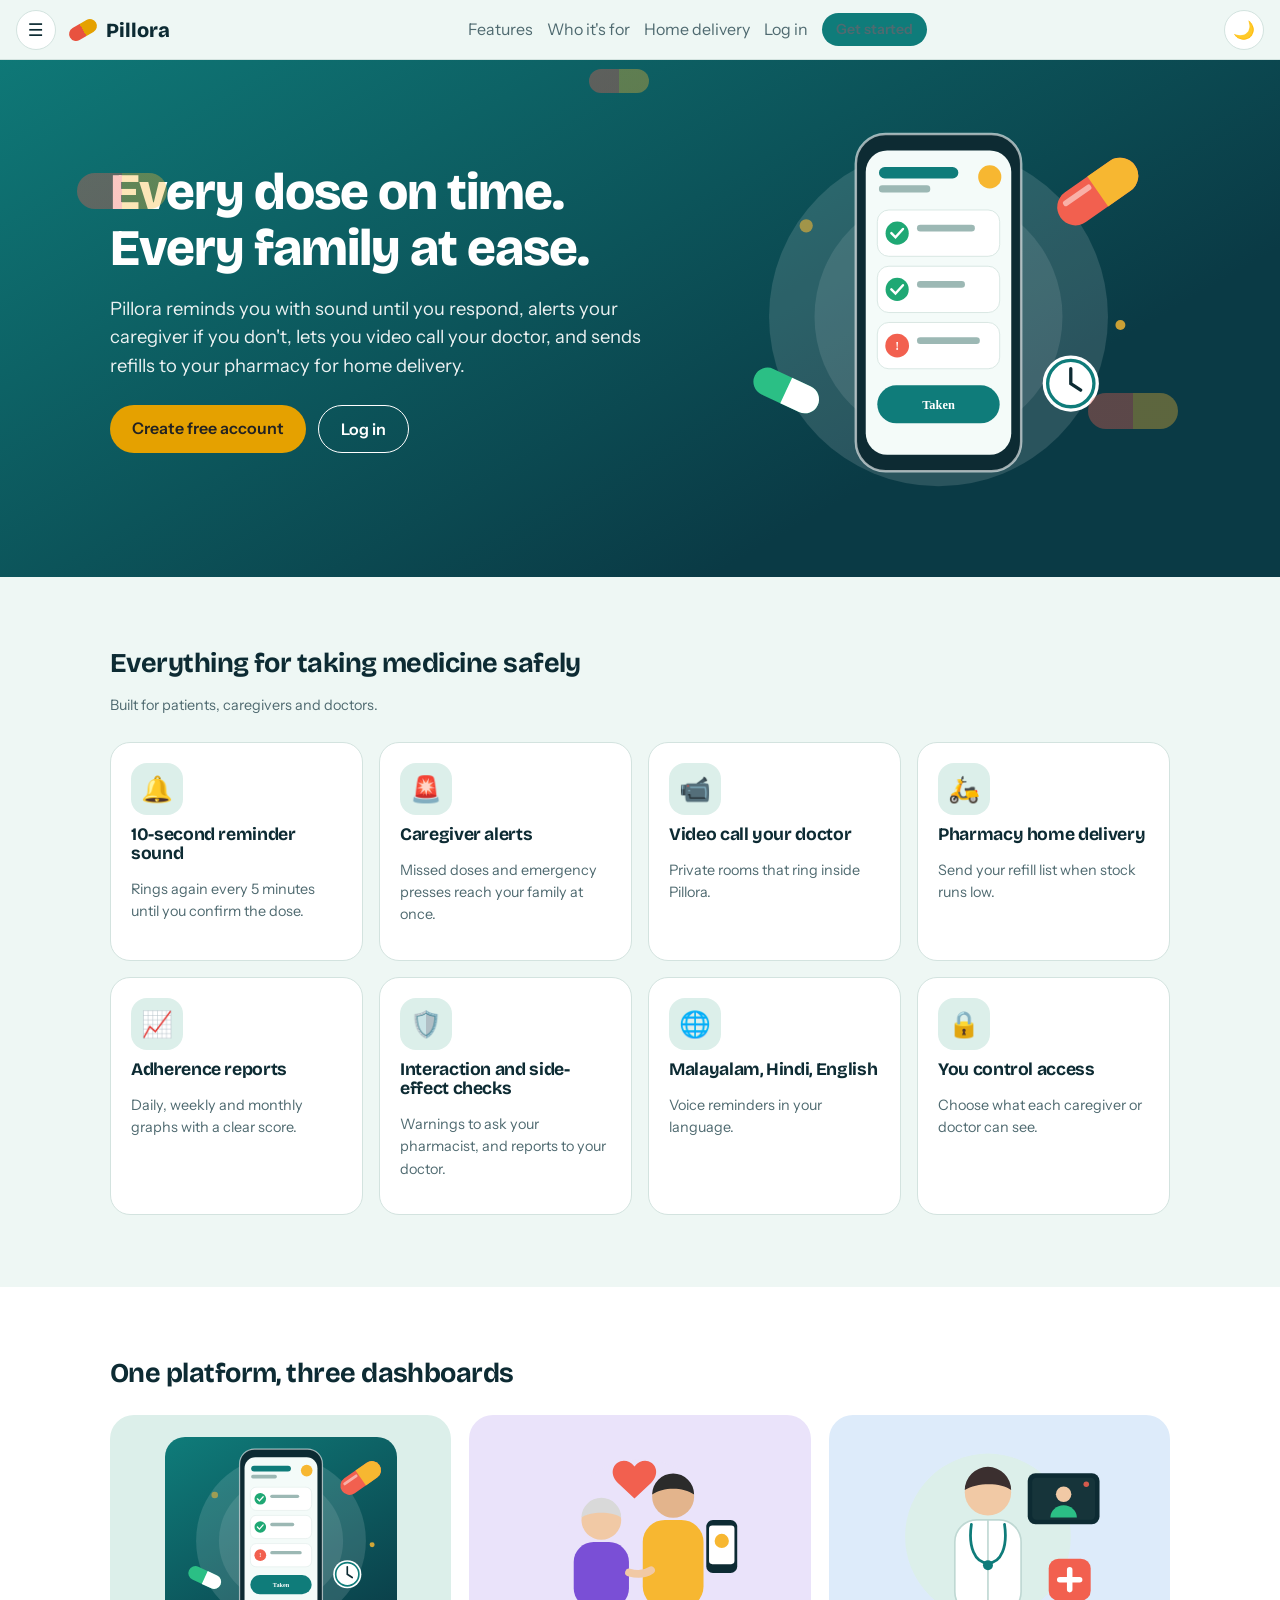
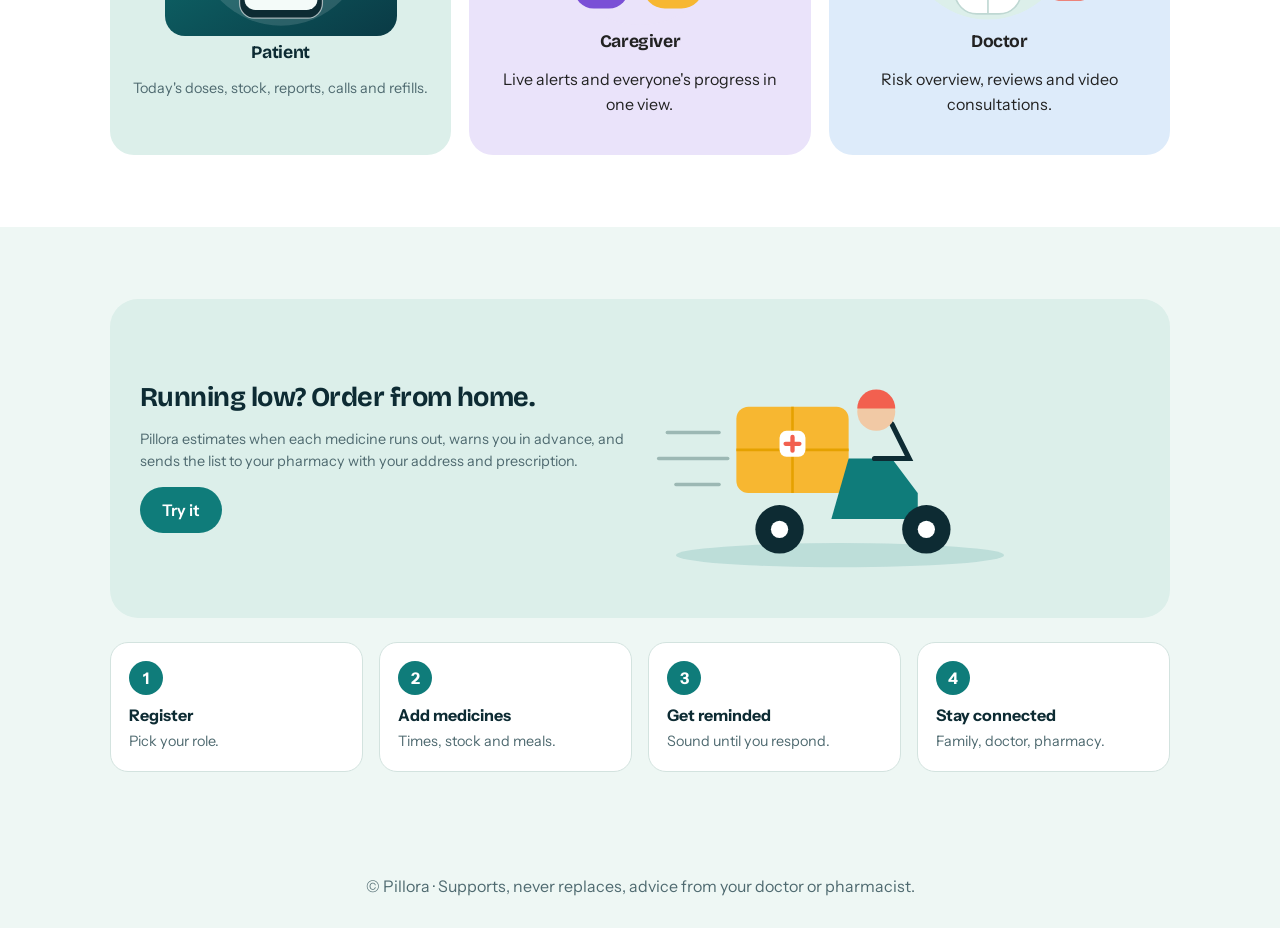
<file: index.html>
<!DOCTYPE html><html lang="en"><head><meta charset="utf-8"><meta name="viewport" content="width=device-width,initial-scale=1"><title>Pillora – Medication Adherence Platform</title><link href="https://fonts.googleapis.com/css2?family=Bricolage+Grotesque:wght@600;800&family=Instrument+Sans:wght@400;500;600&display=swap" rel="stylesheet"><link rel="stylesheet" href="css/style.css"></head>
<body class="land"><header class="top"><button class="ib" id="burger" aria-label="Menu">☰</button><a class="logo" href="index.html"><span class="cap"></span>Pillora</a>
<nav class="m"><a href="#features">Features</a><a href="#roles">Who it's for</a><a href="#delivery">Home delivery</a><a href="login.html">Log in</a><a class="btn sm" href="register.html">Get started</a></nav><button class="ib" id="theme" aria-label="Toggle light or dark" style="margin-left:auto"></button></header>
<section class="lhero"><span class="cp" style="--r:-20deg;left:6%;top:30%"></span><span class="cp" style="--r:30deg;right:8%;top:68%;animation-delay:-3s"></span><span class="cp" style="--r:10deg;left:46%;top:12%;animation-delay:-5s;width:60px;height:24px"></span>
<div class="w"><div><h1>Every dose on time.<br>Every family at ease.</h1><p>Pillora reminds you with sound until you respond, alerts your caregiver if you don't, lets you video call your doctor, and sends refills to your pharmacy for home delivery.</p><div class="btns" style="display:flex;gap:12px;flex-wrap:wrap;margin-top:24px"><a class="btn" href="register.html">Create free account</a><a class="btn alt" href="login.html" id="open">Log in</a></div></div><img src="assets/hero.svg" alt="Phone showing medicine reminders" style="width:100%;animation:float 6s ease-in-out infinite"></div></section>
<section id="features"><div class="w"><h2 class="rv">Everything for taking medicine safely</h2><p class="mute rv">Built for patients, caregivers and doctors.</p><div class="fg">
<div class="fc rv"><i>🔔</i><h3>10-second reminder sound</h3><p class="mute">Rings again every 5 minutes until you confirm the dose.</p></div>
<div class="fc rv"><i>🚨</i><h3>Caregiver alerts</h3><p class="mute">Missed doses and emergency presses reach your family at once.</p></div>
<div class="fc rv"><i>📹</i><h3>Video call your doctor</h3><p class="mute">Private rooms that ring inside Pillora.</p></div>
<div class="fc rv"><i>🛵</i><h3>Pharmacy home delivery</h3><p class="mute">Send your refill list when stock runs low.</p></div>
<div class="fc rv"><i>📈</i><h3>Adherence reports</h3><p class="mute">Daily, weekly and monthly graphs with a clear score.</p></div>
<div class="fc rv"><i>🛡️</i><h3>Interaction and side-effect checks</h3><p class="mute">Warnings to ask your pharmacist, and reports to your doctor.</p></div>
<div class="fc rv"><i>🌐</i><h3>Malayalam, Hindi, English</h3><p class="mute">Voice reminders in your language.</p></div>
<div class="fc rv"><i>🔒</i><h3>You control access</h3><p class="mute">Choose what each caregiver or doctor can see.</p></div></div></div></section>
<section id="roles" style="background:var(--surf)"><div class="w"><h2 class="rv">One platform, three dashboards</h2><div class="roles">
<div class="rc rv"><img src="assets/hero.svg" alt="" style="background:linear-gradient(150deg,#0F7C7A,#0A3A45);border-radius:20px"><h3>Patient</h3><p class="mute">Today's doses, stock, reports, calls and refills.</p></div>
<div class="rc rv" style="background:#EAE3FA;color:#222"><img src="assets/caregiver.svg" alt=""><h3>Caregiver</h3><p>Live alerts and everyone's progress in one view.</p></div>
<div class="rc rv" style="background:#DDEBFA;color:#222"><img src="assets/doctor.svg" alt=""><h3>Doctor</h3><p>Risk overview, reviews and video consultations.</p></div></div></div></section>
<section id="delivery"><div class="w"><div class="band rv"><div><h2>Running low? Order from home.</h2><p class="mute">Pillora estimates when each medicine runs out, warns you in advance, and sends the list to your pharmacy with your address and prescription.</p><a class="btn" href="register.html">Try it</a></div><img src="assets/delivery.svg" alt=""></div>
<div class="steps"><div class="rv"><b>Register</b><br><span class="mute">Pick your role.</span></div><div class="rv"><b>Add medicines</b><br><span class="mute">Times, stock and meals.</span></div><div class="rv"><b>Get reminded</b><br><span class="mute">Sound until you respond.</span></div><div class="rv"><b>Stay connected</b><br><span class="mute">Family, doctor, pharmacy.</span></div></div></div></section>
<footer style="padding:30px 20px;text-align:center;color:var(--mute)">© Pillora · Supports, never replaces, advice from your doctor or pharmacist.</footer>
<script src="js/common.js"></script><script>
if(sess()&&users()[sess()]){$('#open').textContent='Open dashboard';$('#open').href='app.html'}
const io=new IntersectionObserver(e=>e.forEach(x=>x.isIntersecting&&x.target.classList.add('in')),{threshold:.15});$$('.rv').forEach(e=>io.observe(e));
$$('.top nav a').forEach(a=>a.addEventListener('click',()=>document.body.classList.remove('nav-open')));
</script></body></html>
</file>
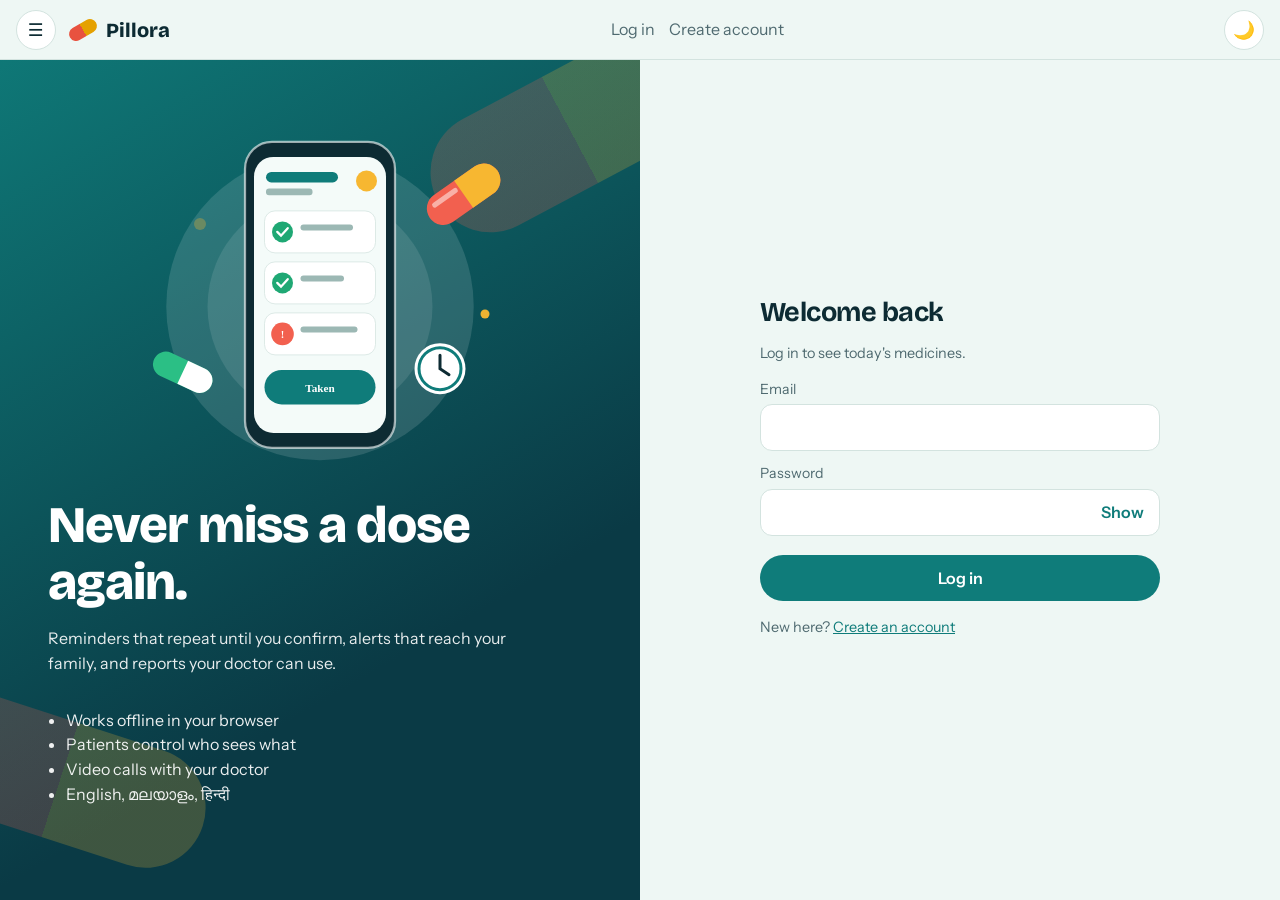
<file: app.html>
<!DOCTYPE html><html lang="en"><head><title>Pillora</title><meta charset="utf-8"><meta name="viewport" content="width=device-width,initial-scale=1"><link href="https://fonts.googleapis.com/css2?family=Bricolage+Grotesque:wght@600;800&family=Instrument+Sans:wght@400;500;600&display=swap" rel="stylesheet"><link rel="stylesheet" href="css/style.css"></head><body>
<header class="top"><button class="ib" id="burger" aria-label="Menu">☰</button><a class="logo" href="app.html"><span class="cap"></span>Pillora</a><span id="net" class="chip"></span><span class="sp"></span>
<select id="lang" aria-label="Language" style="width:auto"><option value="en">English</option><option value="ml">മലയാളം</option><option value="hi">हिन्दी</option></select><button class="ib" id="theme" aria-label="Toggle light or dark"></button></header>
<aside id="side"></aside><main id="main"></main><div id="toasts" aria-live="polite"></div>
<script src="js/common.js"></script><script src="js/app.js"></script><script src="js/features.js"></script></body></html>
</file>
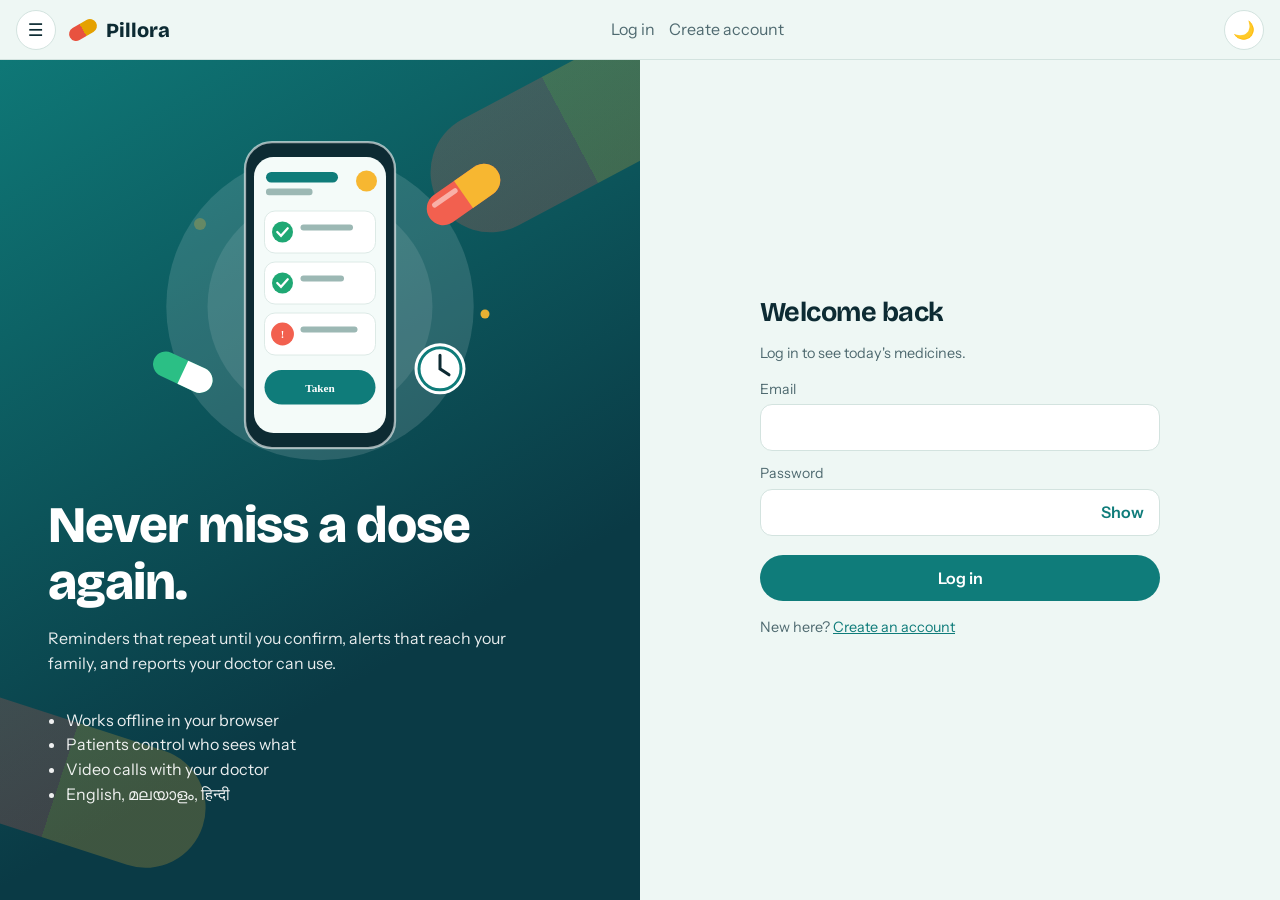
<file: login.html>
<!DOCTYPE html><html lang="en"><head><title>Log in · Pillora</title><meta charset="utf-8"><meta name="viewport" content="width=device-width,initial-scale=1"><link href="https://fonts.googleapis.com/css2?family=Bricolage+Grotesque:wght@600;800&family=Instrument+Sans:wght@400;500;600&display=swap" rel="stylesheet"><link rel="stylesheet" href="css/style.css"></head><body><header class="top"><button class="ib" id="burger" aria-label="Menu">☰</button><a class="logo" href="index.html"><span class="cap"></span>Pillora</a><nav class="m"><a href="login.html">Log in</a><a href="register.html">Create account</a></nav><button class="ib" id="theme" aria-label="Toggle light or dark" style="margin-left:auto"></button></header><div class="auth"><section class="art"><img class="artimg" src="assets/hero.svg" alt=""><h1>Never miss a dose again.</h1><p>Reminders that repeat until you confirm, alerts that reach your family, and reports your doctor can use.</p><ul><li>Works offline in your browser</li><li>Patients control who sees what</li><li>Video calls with your doctor</li><li>English, മലയാളം, हिन्दी</li></ul></section>
<div class="formside"><form id="f" novalidate><h2>Welcome back</h2><p class="mute">Log in to see today's medicines.</p>
<label for="e">Email</label><input id="e" type="email" autocomplete="email" required>
<label for="p">Password</label><div class="pw"><input id="p" type="password" autocomplete="current-password" required><button type="button" aria-label="Show or hide password">Show</button></div>
<div class="err" id="er" role="alert"></div><button class="btn full">Log in</button><p class="mute">New here? <a href="register.html">Create an account</a></p></form></div></div>
<script src="js/common.js"></script><script>
if(sess()&&users()[sess()])location.replace('app.html');
$('#f').onsubmit=async ev=>{ev.preventDefault();const em=$('#e').value.trim().toLowerCase(),u=users()[em];
 if(!u||u.h!==await hash($('#p').value,u.salt)){$('#er').textContent='Email or password is incorrect.';return}
 localStorage.dc_session=em;location.href='app.html'};
</script></body></html>
</file>
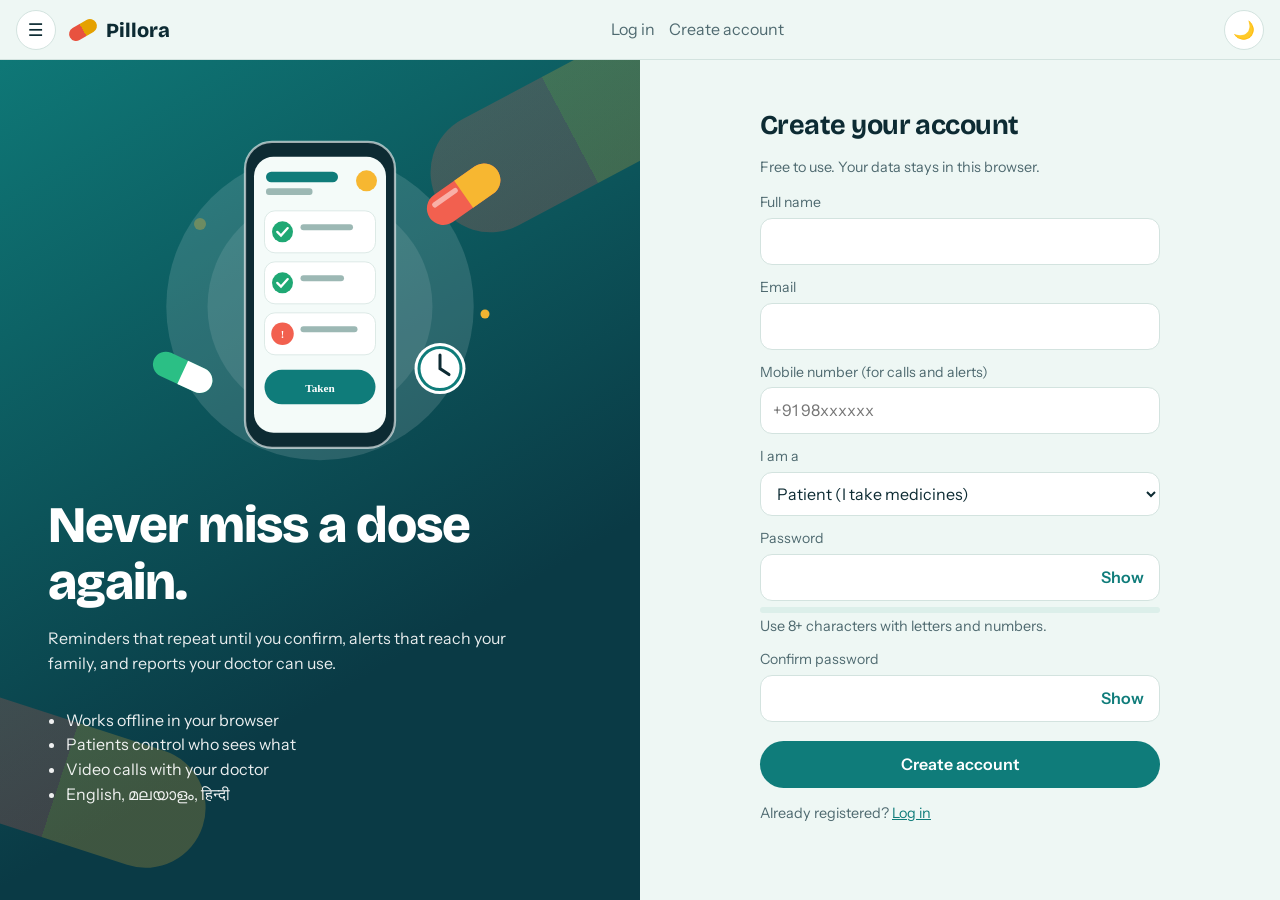
<file: register.html>
<!DOCTYPE html><html lang="en"><head><title>Create account · Pillora</title><meta charset="utf-8"><meta name="viewport" content="width=device-width,initial-scale=1"><link href="https://fonts.googleapis.com/css2?family=Bricolage+Grotesque:wght@600;800&family=Instrument+Sans:wght@400;500;600&display=swap" rel="stylesheet"><link rel="stylesheet" href="css/style.css"></head><body><header class="top"><button class="ib" id="burger" aria-label="Menu">☰</button><a class="logo" href="index.html"><span class="cap"></span>Pillora</a><nav class="m"><a href="login.html">Log in</a><a href="register.html">Create account</a></nav><button class="ib" id="theme" aria-label="Toggle light or dark" style="margin-left:auto"></button></header><div class="auth"><section class="art"><img class="artimg" src="assets/hero.svg" alt=""><h1>Never miss a dose again.</h1><p>Reminders that repeat until you confirm, alerts that reach your family, and reports your doctor can use.</p><ul><li>Works offline in your browser</li><li>Patients control who sees what</li><li>Video calls with your doctor</li><li>English, മലയാളം, हिन्दी</li></ul></section>
<div class="formside"><form id="f" novalidate><h2>Create your account</h2><p class="mute">Free to use. Your data stays in this browser.</p>
<label for="n">Full name</label><input id="n" autocomplete="name" required>
<label for="e">Email</label><input id="e" type="email" autocomplete="email" required>
<label for="ph">Mobile number (for calls and alerts)</label><input id="ph" type="tel" autocomplete="tel" placeholder="+91 98xxxxxx"><label for="r">I am a</label><select id="r"><option value="patient">Patient (I take medicines)</option><option value="caregiver">Caregiver (family member)</option><option value="doctor">Doctor</option><option value="pharmacist">Pharmacist</option></select>
<label for="p">Password</label><div class="pw"><input id="p" type="password" autocomplete="new-password" required><button type="button" aria-label="Show or hide password">Show</button></div>
<div class="strength"><b id="sb"></b></div><small class="mute" id="st">Use 8+ characters with letters and numbers.</small>
<label for="c">Confirm password</label><div class="pw"><input id="c" type="password" autocomplete="new-password" required><button type="button" aria-label="Show or hide confirm password">Show</button></div>
<div class="err" id="er" role="alert"></div><button class="btn full">Create account</button><p class="mute">Already registered? <a href="login.html">Log in</a></p></form></div></div>
<script src="js/common.js"></script><script>
$('#p').oninput=()=>{const v=$('#p').value;let s=0;if(v.length>=8)s++;if(/[a-z]/i.test(v)&&/\d/.test(v))s++;if(/[^a-z0-9]/i.test(v)||v.length>=12)s++;
 $('#sb').style.width=s*33.3+'%';$('#sb').style.background=['var(--coral)','var(--coral)','var(--sun)','var(--mint)'][s];$('#st').textContent=['Too weak','Weak','Good','Strong'][s]};
$('#f').onsubmit=async ev=>{ev.preventDefault();const em=$('#e').value.trim().toLowerCase(),p=$('#p').value,U=users(),er=m=>$('#er').textContent=m;
 if(!$('#n').value.trim())return er('Enter your name.');if(!/^\S+@\S+\.\S+$/.test(em))return er('Enter a valid email.');
 if(p.length<8||!/\d/.test(p)||!/[a-z]/i.test(p))return er('Password needs 8+ characters with letters and numbers.');
 if(p!==$('#c').value)return er('Passwords do not match.');if(U[em])return er('This email is already registered. Log in instead.');
 const salt=Math.random().toString(36).slice(2);U[em]={phone:$('#ph').value.trim(),name:$('#n').value.trim(),role:$('#r').value,salt,h:await hash(p,salt)};S('dc_users',U);localStorage.dc_session=em;location.href='app.html'};
</script></body></html>
</file>
<file: css/style.css>
:root{--bg:#EEF7F4;--surf:#fff;--ink:#0D2B33;--mute:#4F6A70;--line:#D3E3DF;--teal:#0F7C7A;--coral:#E8523F;--sun:#E5A100;--mint:#1FA874;--soft:#DCEFEA}
[data-theme=dark]{--bg:#0A1A1F;--surf:#10272D;--ink:#E6F3F0;--mute:#93B0B3;--line:#1F3F46;--teal:#3CC3BE;--coral:#FF7B6B;--sun:#FFC95C;--mint:#44D79C;--soft:#16343A}
*{box-sizing:border-box}html{scroll-behavior:smooth}
body{margin:0;background:var(--bg);color:var(--ink);font:16px/1.55 'Instrument Sans',system-ui,sans-serif;transition:background .3s,color .3s}
h1,h2,h3{font-family:'Bricolage Grotesque',system-ui,sans-serif;margin:0;line-height:1.1;letter-spacing:-.02em}
h1{font-size:clamp(2rem,4vw,3.2rem);font-weight:800}h2{font-size:1.7rem}h3{font-size:1.1rem}
button,input,select,textarea{font:inherit;color:inherit}button{cursor:pointer}a{color:var(--teal)}
:focus-visible{outline:3px solid var(--sun);outline-offset:2px}
.logo{font:800 1.25rem 'Bricolage Grotesque',sans-serif;display:flex;gap:8px;align-items:center;text-decoration:none;color:var(--ink)}
.cap{width:30px;height:14px;border-radius:9px;background:linear-gradient(90deg,var(--coral) 50%,var(--sun) 50%);transform:rotate(-30deg);display:inline-block}
.btn{border:0;border-radius:30px;padding:11px 22px;font-weight:600;background:var(--teal);color:#fff;text-decoration:none;display:inline-block}
[data-theme=dark] .btn{color:#06201f}.btn.alt{background:transparent;border:1.5px solid var(--teal);color:var(--teal)}
.btn.sm{padding:6px 14px;font-size:.88rem}.btn.red{background:var(--coral);color:#fff}.btn.full{width:100%}
.ib{border:1px solid var(--line);background:var(--surf);width:40px;height:40px;border-radius:50%;font-size:1.1rem}
input,select,textarea{width:100%;border:1.5px solid var(--line);background:var(--surf);border-radius:12px;padding:10px 12px}
input[type=checkbox]{width:auto;accent-color:var(--teal)}
label{display:block;font-size:.88rem;color:var(--mute);margin:12px 0 4px}
.pw{position:relative}.pw input{padding-right:70px}.pw button{position:absolute;right:6px;top:5px;border:0;background:transparent;color:var(--teal);font-weight:600;padding:6px 10px}
.card{background:var(--surf);border:1px solid var(--line);border-radius:20px;padding:20px;margin-bottom:16px}
.g2{display:grid;grid-template-columns:repeat(2,1fr);gap:16px}.g2>.card{margin:0}
.row{display:flex;gap:10px;align-items:center;flex-wrap:wrap}.sp{flex:1}
.tag,.chip{display:inline-block;border-radius:20px;padding:2px 10px;font-size:.82rem;font-weight:600;background:var(--soft)}
.tag.g{color:var(--mint)}.tag.y{color:var(--sun)}.tag.r{color:var(--coral)}.chip{border:1px solid var(--line);background:var(--surf);font-weight:500}
.mute{color:var(--mute);font-size:.9rem}.err{color:var(--coral);font-size:.9rem;min-height:1.3em}
.top{position:fixed;inset:0 0 auto 0;height:60px;z-index:20;display:flex;align-items:center;gap:12px;padding:0 16px;background:var(--bg);border-bottom:1px solid var(--line)}
.top nav{display:flex;gap:14px;margin-left:auto;align-items:center}.top nav a{text-decoration:none;color:var(--mute)}
#side{position:fixed;top:60px;bottom:0;left:0;width:240px;background:var(--surf);border-right:1px solid var(--line);padding:14px;transform:translateX(-100%);transition:.25s;z-index:15;overflow:auto}
#side button{display:flex;gap:10px;width:100%;text-align:left;border:0;background:transparent;padding:11px 14px;border-radius:12px;font-weight:500}
#side button.on{background:var(--soft);color:var(--teal);font-weight:700}
.nav-open #side{transform:none}main{padding:84px 20px 60px;max-width:1000px;margin:0 auto}
.ring{width:84px;height:84px;border-radius:50%;display:grid;place-items:center;background:conic-gradient(var(--c) calc(var(--p)*1%),var(--soft) 0)}
.ring b{width:64px;height:64px;border-radius:50%;background:var(--surf);display:grid;place-items:center;font:800 1.1rem 'Bricolage Grotesque'}
.dose{display:flex;gap:14px;align-items:center;flex-wrap:wrap;padding:14px 0;border-top:1px solid var(--line)}.dose .t{font:800 1.2rem 'Bricolage Grotesque';min-width:62px}
.dose .acts{display:flex;gap:6px;margin-left:auto}.acts button{border:1.5px solid var(--line);background:transparent;border-radius:20px;padding:6px 14px}.acts button:hover{border-color:var(--teal)}
table{width:100%;border-collapse:collapse;font-size:.9rem}th,td{text-align:left;padding:9px 8px;border-bottom:1px solid var(--line);vertical-align:top}th{color:var(--mute)}.scroll{overflow-x:auto}
.bars{display:flex;gap:8px;align-items:flex-end;height:170px;margin-top:10px}.bars div{flex:1;display:flex;flex-direction:column;justify-content:flex-end;align-items:center;gap:3px}.bars span{width:100%;border-radius:8px 8px 3px 3px;transition:height .4s}.bars small{color:var(--mute);font-size:.72rem}
.mb{display:grid;grid-template-columns:120px 1fr 44px;gap:10px;align-items:center;margin:8px 0}.mb i{height:10px;border-radius:6px;background:var(--soft);overflow:hidden}.mb b{display:block;height:100%}
.warn{background:color-mix(in srgb,var(--coral) 14%,transparent);border:1px solid var(--coral);border-radius:14px;padding:10px 14px;margin:8px 0}
.ok{background:var(--soft);border-radius:14px;padding:10px 14px;margin:8px 0}
#toasts{position:fixed;right:14px;bottom:14px;display:grid;gap:8px;z-index:50;max-width:340px}.toast{background:var(--ink);color:var(--bg);border-radius:14px;padding:12px 16px;box-shadow:0 8px 30px #0005}
.sos{position:fixed;left:16px;bottom:16px;z-index:30;border:0;border-radius:30px;background:var(--coral);color:#fff;font-weight:800;padding:14px 22px;box-shadow:0 0 0 6px color-mix(in srgb,var(--coral) 28%,transparent)}
dialog{border:0;border-radius:22px;padding:26px;background:var(--surf);color:var(--ink);max-width:380px}dialog::backdrop{background:#0008}
.auth{min-height:100vh;display:grid;grid-template-columns:1fr 1fr}
.art{background:linear-gradient(150deg,#0F7C7A,#0A3A45 70%);color:#fff;padding:90px 48px 48px;display:flex;flex-direction:column;justify-content:center;position:relative;overflow:hidden}
.art:before,.art:after{content:"";position:absolute;width:300px;height:120px;border-radius:70px;background:linear-gradient(90deg,#F2604F 50%,#F7B731 50%);opacity:.22}.art:before{right:-80px;top:70px;transform:rotate(-28deg)}.art:after{left:-90px;bottom:60px;transform:rotate(18deg)}
.art p{max-width:30em;opacity:.9}.art ul{padding-left:18px;opacity:.92}
.formside{display:grid;place-items:center;padding:90px 24px 40px}.formside form{width:100%;max-width:400px}
.strength{height:6px;border-radius:4px;background:var(--soft);margin-top:6px;overflow:hidden}.strength b{display:block;height:100%;width:0;transition:.3s}
@media(min-width:901px){.nav-open main{margin-left:240px;margin-right:auto;max-width:none;padding-right:30px}}
@media(max-width:900px){.g2,.auth{grid-template-columns:1fr}.art{display:none}.top nav.m{display:none}.nav-open .top nav.m{display:flex;position:absolute;top:60px;left:0;right:0;background:var(--bg);padding:14px 20px;border-bottom:1px solid var(--line);flex-direction:column;align-items:flex-start}.mb{grid-template-columns:90px 1fr 40px}}
@media print{.top,#side,.sos,.noprint{display:none!important}main{margin:0!important}}
@media(prefers-reduced-motion:reduce){*{transition:none!important}}
/* ---- Pillora additions ---- */
[data-role=caregiver]{--teal:#7A4FD6;--soft:#EAE3FA}
[data-role=doctor],[data-role=pharmacist]{--teal:#1F6FD1;--soft:#DDEBFA}
[data-theme=dark][data-role=caregiver]{--teal:#A78BFA;--soft:#2A2250}
[data-theme=dark][data-role=doctor],[data-theme=dark][data-role=pharmacist]{--teal:#6AA8FF;--soft:#14304F}
@keyframes up{from{opacity:0;transform:translateY(18px)}to{opacity:1;transform:none}}
@keyframes float{50%{transform:translateY(-14px)}}@keyframes pulse{0%{box-shadow:0 0 0 0 color-mix(in srgb,var(--coral) 60%,transparent)}100%{box-shadow:0 0 0 18px transparent}}
@keyframes shake{0%,100%{transform:rotate(0)}20%{transform:rotate(-18deg)}40%{transform:rotate(16deg)}60%{transform:rotate(-12deg)}80%{transform:rotate(8deg)}}
@keyframes drift{0%{transform:translate(0,0) rotate(var(--r))}50%{transform:translate(20px,-30px) rotate(calc(var(--r) + 25deg))}100%{transform:translate(0,0) rotate(var(--r))}}
.card,.tile,.alertc{animation:up .55s both}.card:nth-child(2),.tile:nth-child(2){animation-delay:.07s}.card:nth-child(3),.tile:nth-child(3){animation-delay:.14s}.card:nth-child(4),.tile:nth-child(4){animation-delay:.2s}.tile:nth-child(5){animation-delay:.26s}
.card{transition:transform .25s,box-shadow .25s}.card:hover{transform:translateY(-3px);box-shadow:0 16px 36px -18px color-mix(in srgb,var(--teal) 55%,transparent)}
.btn{transition:transform .15s,filter .2s}.btn:hover{transform:translateY(-2px);filter:brightness(1.07)}.btn:active{transform:scale(.97)}
.sos{animation:pulse 1.8s infinite}.ring{animation:up .7s both}
.hero-card{display:flex;align-items:center;gap:20px;background:linear-gradient(120deg,var(--surf),var(--soft))}.hero-card h2{margin-bottom:4px}
.illus{width:190px;max-width:38%;animation:float 6s ease-in-out infinite}.illus.sm{width:84px}
.tiles{display:grid;grid-template-columns:repeat(auto-fit,minmax(150px,1fr));gap:14px;margin-bottom:16px}
.tile{background:var(--surf);border:1px solid var(--line);border-radius:20px;padding:16px;display:grid;gap:2px}.tile span{font-size:1.6rem}.tile b{font:800 2rem 'Bricolage Grotesque'}.tile small{color:var(--mute)}
.avatar{width:42px;height:42px;border-radius:50%;background:linear-gradient(135deg,var(--teal),var(--coral));color:#fff;display:grid;place-items:center;font-weight:800}
.crow{padding:10px 0;border-top:1px solid var(--line)}
.alertc{display:flex;gap:14px;align-items:center;background:var(--surf);border:1px solid var(--line);border-left:5px solid var(--sun);border-radius:16px;padding:14px;margin-bottom:10px;flex-wrap:wrap}.alertc.sos{border-left-color:var(--coral);background:color-mix(in srgb,var(--coral) 10%,var(--surf))}
.alertc .pulse{width:12px;height:12px;border-radius:50%;background:var(--sun)}.alertc.sos .pulse{background:var(--coral);animation:pulse 1.3s infinite}
.ringbar,.lockbar{position:fixed;z-index:60;left:50%;transform:translateX(-50%);top:70px;display:flex;gap:12px;align-items:center;background:var(--ink);color:var(--bg);padding:10px 18px;border-radius:30px;box-shadow:0 10px 40px #0007;max-width:92vw}
.lockbar{background:var(--sun);color:#222;font-weight:600}.bell{display:inline-block;font-size:1.4rem;animation:shake .8s infinite}
.artimg{width:min(420px,80%);margin:0 auto 18px;animation:float 6s ease-in-out infinite;position:relative;z-index:1}.art h1,.art p,.art ul{position:relative;z-index:1}
/* landing */
.land section{padding:72px 0;position:relative}.w{max-width:1100px;margin:0 auto;padding:0 20px}
.lhero{padding:110px 0 70px!important;background:linear-gradient(150deg,#0F7C7A,#0A3A45 75%);color:#fff;overflow:hidden}.lhero .w{display:grid;grid-template-columns:1.1fr .9fr;gap:30px;align-items:center}
.lhero p{opacity:.92;font-size:1.15rem;max-width:32em}.lhero .btn.alt{color:#fff;border-color:#fff}.lhero .btn:not(.alt){background:var(--sun);color:#222}
.cp{position:absolute;width:90px;height:36px;border-radius:20px;background:linear-gradient(90deg,#F2604F 50%,#F7B731 50%);opacity:.35;animation:drift 9s ease-in-out infinite}
.fg{display:grid;grid-template-columns:repeat(auto-fill,minmax(250px,1fr));gap:16px;margin-top:26px}.fc{background:var(--surf);border:1px solid var(--line);border-radius:20px;padding:20px;transition:.25s}.fc:hover{transform:translateY(-6px);box-shadow:0 18px 40px -20px var(--teal)}.fc i{font-style:normal;font-size:1.6rem;display:grid;place-items:center;width:52px;height:52px;border-radius:16px;background:var(--soft);margin-bottom:10px}
.roles{display:grid;grid-template-columns:repeat(3,1fr);gap:18px;margin-top:26px}.rc{border-radius:24px;padding:22px;background:var(--soft);text-align:center}.rc img{width:78%;animation:float 6s ease-in-out infinite}
.rv{opacity:0;transform:translateY(30px);transition:.7s}.rv.in{opacity:1;transform:none}
.band{background:var(--soft);border-radius:28px;padding:30px;display:grid;grid-template-columns:1fr 1fr;gap:20px;align-items:center}.band img{width:100%;max-width:380px}
.steps{display:grid;grid-template-columns:repeat(4,1fr);gap:16px;margin-top:24px;counter-reset:s}.steps div{counter-increment:s;background:var(--surf);border:1px solid var(--line);border-radius:18px;padding:18px}.steps div:before{content:counter(s);display:grid;place-items:center;width:34px;height:34px;border-radius:50%;background:var(--teal);color:#fff;font-weight:800;margin-bottom:8px}
@media(max-width:900px){.lhero .w,.band,.roles,.steps{grid-template-columns:1fr}.hero-card{flex-direction:column;text-align:center}.illus{max-width:60%}}
</file>
